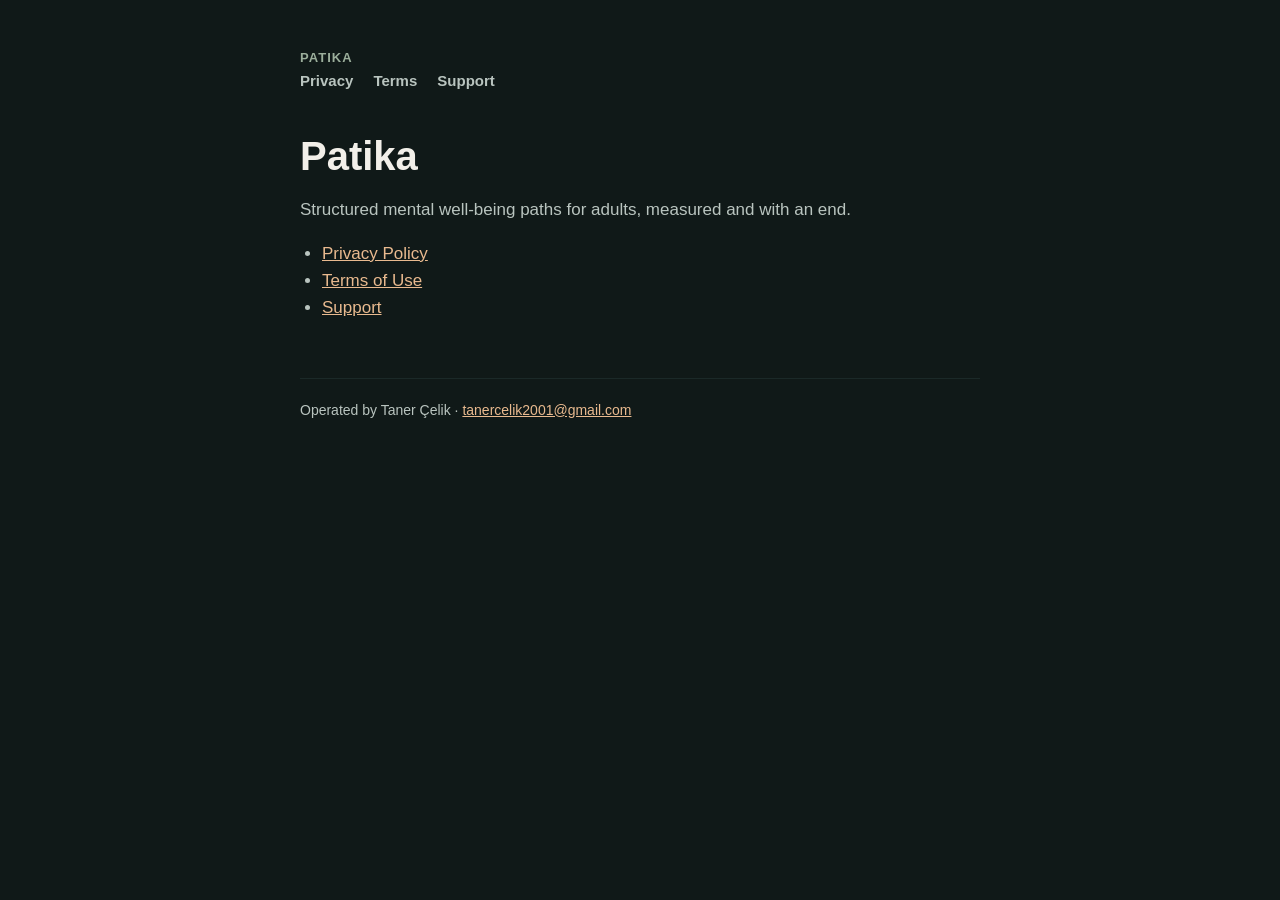
<file: index.html>
<!doctype html>
<html lang="en">
<head>
<meta charset="utf-8">
<meta name="viewport" content="width=device-width, initial-scale=1">
<title>Patika</title>
<meta name="description" content="Patika legal and support pages.">
<link rel="stylesheet" href="style.css">
</head>
<body>
<main>
<header>
  <div class="brand">Patika</div>
  <nav aria-label="Legal pages">
    <a href="privacy/">Privacy</a>
    <a href="terms/">Terms</a>
    <a href="support/">Support</a>
  </nav>
</header>
<h1>Patika</h1>
<p>Structured mental well-being paths for adults, measured and with an end.</p>
<ul>
  <li><a href="privacy/">Privacy Policy</a></li>
  <li><a href="terms/">Terms of Use</a></li>
  <li><a href="support/">Support</a></li>
</ul>
<footer>Operated by Taner Çelik · <a href="mailto:tanercelik2001@gmail.com">tanercelik2001@gmail.com</a></footer>
</main>
</body>
</html>
</file>
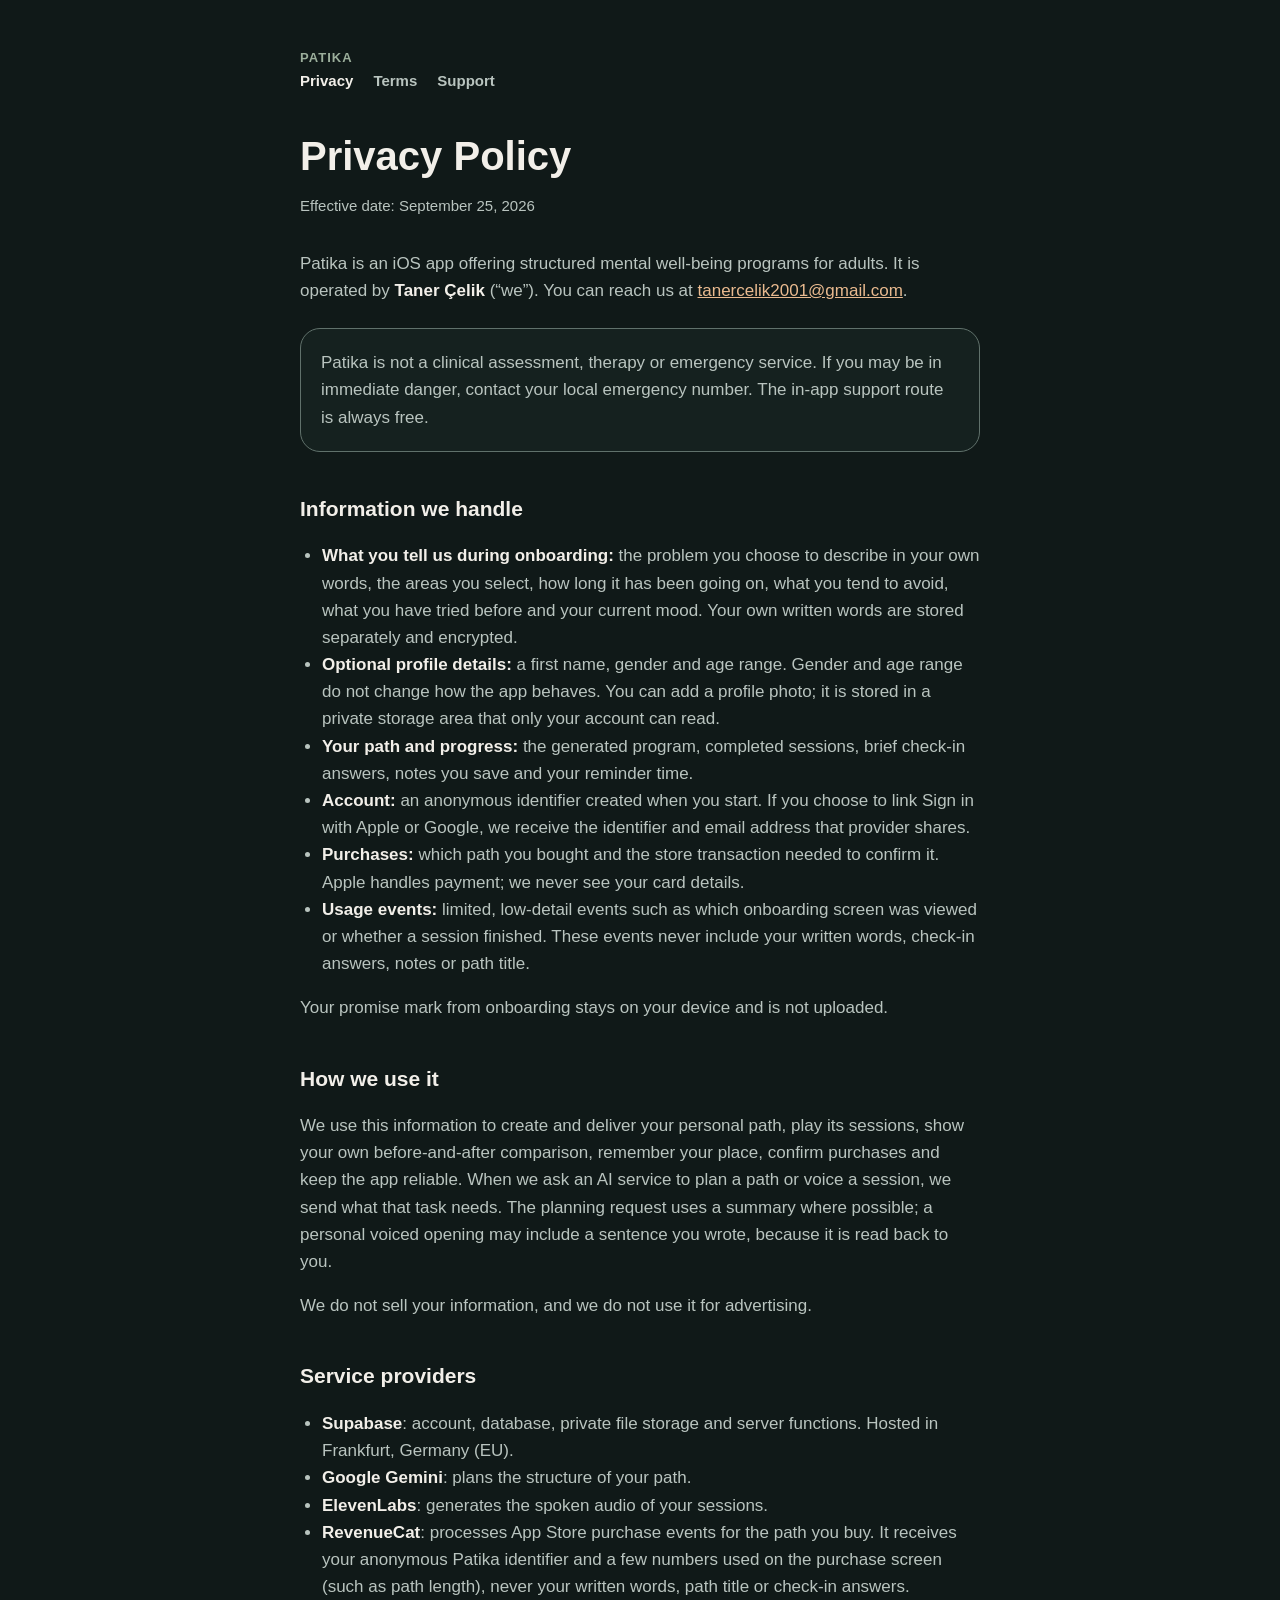
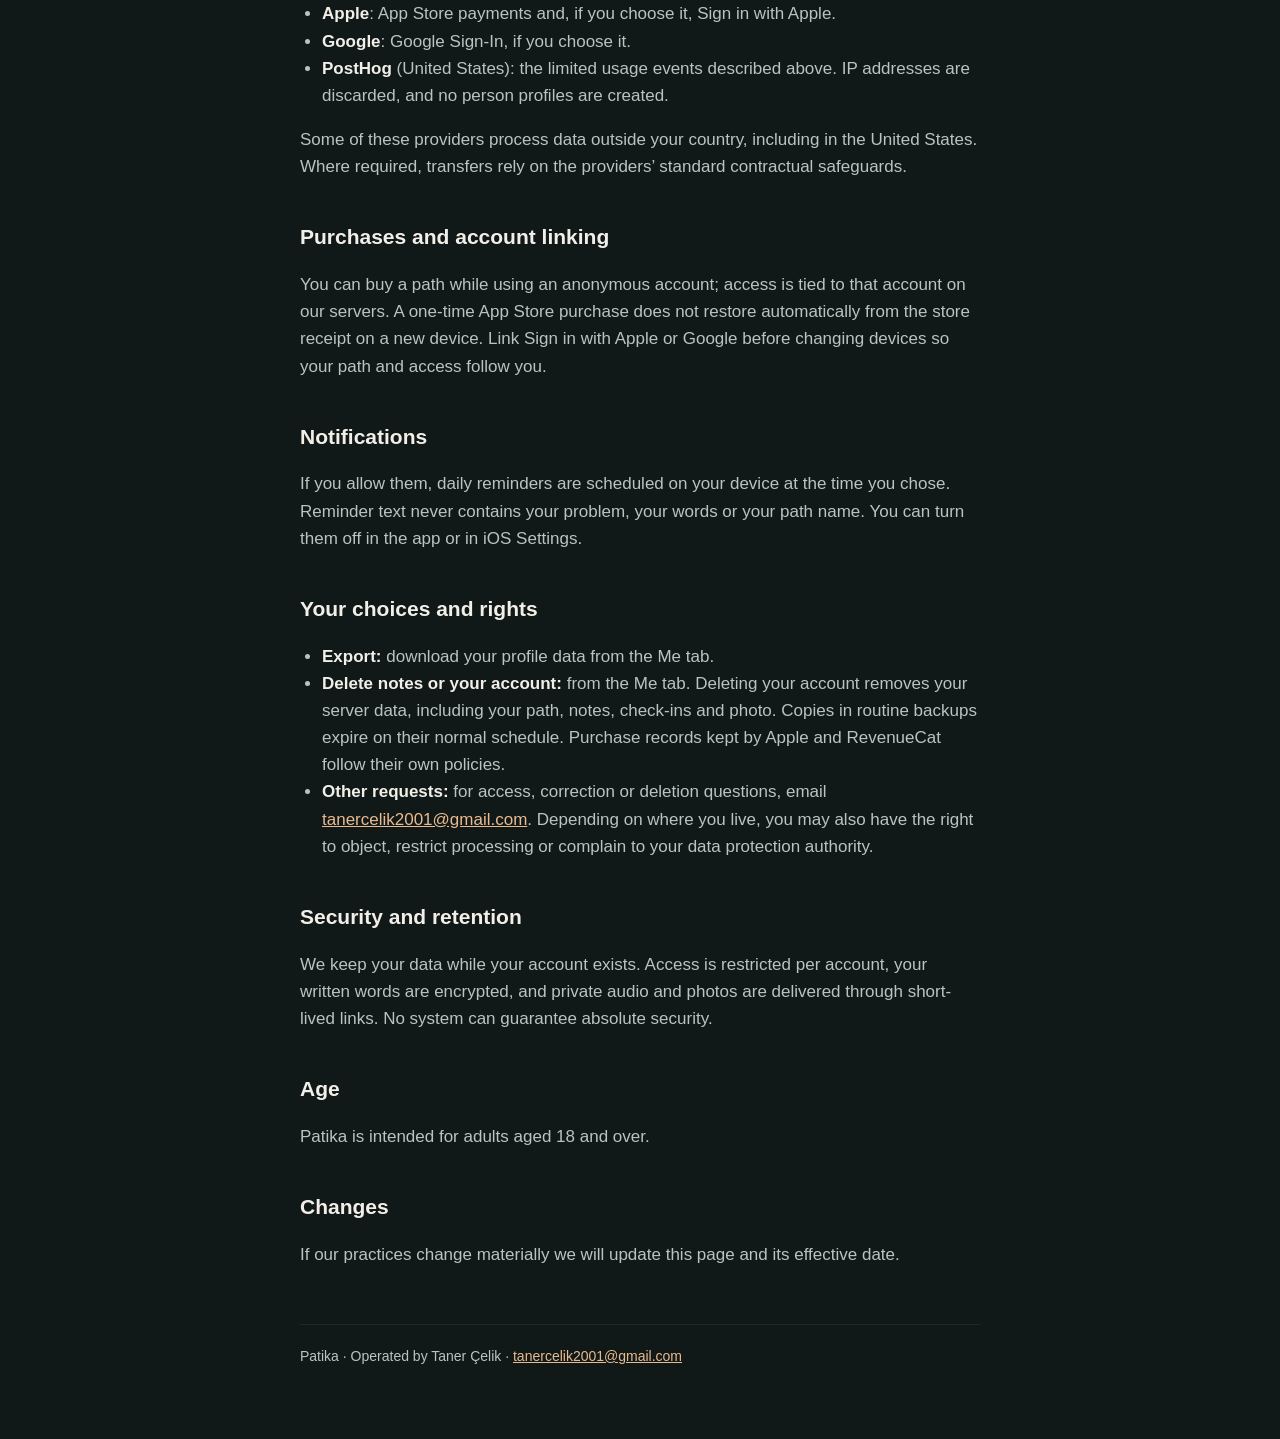
<file: privacy/index.html>
<!doctype html>
<html lang="en">
<head>
<meta charset="utf-8">
<meta name="viewport" content="width=device-width, initial-scale=1">
<title>Privacy Policy · Patika</title>
<meta name="description" content="How Patika handles your information.">
<link rel="stylesheet" href="../style.css">
</head>
<body>
<main>
<header>
  <div class="brand">Patika</div>
  <nav aria-label="Legal pages">
    <a href="../privacy/" aria-current="page">Privacy</a>
    <a href="../terms/">Terms</a>
    <a href="../support/">Support</a>
  </nav>
</header>

<h1>Privacy Policy</h1>
<p class="meta">Effective date: September 25, 2026</p>

<p>Patika is an iOS app offering structured mental well-being programs for adults. It is operated by <strong>Taner Çelik</strong> (“we”). You can reach us at <a href="mailto:tanercelik2001@gmail.com">tanercelik2001@gmail.com</a>.</p>

<div class="card"><p>Patika is not a clinical assessment, therapy or emergency service. If you may be in immediate danger, contact your local emergency number. The in-app support route is always free.</p></div>

<h2>Information we handle</h2>
<ul>
  <li><strong>What you tell us during onboarding:</strong> the problem you choose to describe in your own words, the areas you select, how long it has been going on, what you tend to avoid, what you have tried before and your current mood. Your own written words are stored separately and encrypted.</li>
  <li><strong>Optional profile details:</strong> a first name, gender and age range. Gender and age range do not change how the app behaves. You can add a profile photo; it is stored in a private storage area that only your account can read.</li>
  <li><strong>Your path and progress:</strong> the generated program, completed sessions, brief check-in answers, notes you save and your reminder time.</li>
  <li><strong>Account:</strong> an anonymous identifier created when you start. If you choose to link Sign in with Apple or Google, we receive the identifier and email address that provider shares.</li>
  <li><strong>Purchases:</strong> which path you bought and the store transaction needed to confirm it. Apple handles payment; we never see your card details.</li>
  <li><strong>Usage events:</strong> limited, low-detail events such as which onboarding screen was viewed or whether a session finished. These events never include your written words, check-in answers, notes or path title.</li>
</ul>
<p>Your promise mark from onboarding stays on your device and is not uploaded.</p>

<h2>How we use it</h2>
<p>We use this information to create and deliver your personal path, play its sessions, show your own before-and-after comparison, remember your place, confirm purchases and keep the app reliable. When we ask an AI service to plan a path or voice a session, we send what that task needs. The planning request uses a summary where possible; a personal voiced opening may include a sentence you wrote, because it is read back to you.</p>
<p>We do not sell your information, and we do not use it for advertising.</p>

<h2>Service providers</h2>
<ul>
  <li><strong>Supabase</strong>: account, database, private file storage and server functions. Hosted in Frankfurt, Germany (EU).</li>
  <li><strong>Google Gemini</strong>: plans the structure of your path.</li>
  <li><strong>ElevenLabs</strong>: generates the spoken audio of your sessions.</li>
  <li><strong>RevenueCat</strong>: processes App Store purchase events for the path you buy. It receives your anonymous Patika identifier and a few numbers used on the purchase screen (such as path length), never your written words, path title or check-in answers.</li>
  <li><strong>Apple</strong>: App Store payments and, if you choose it, Sign in with Apple.</li>
  <li><strong>Google</strong>: Google Sign-In, if you choose it.</li>
  <li><strong>PostHog</strong> (United States): the limited usage events described above. IP addresses are discarded, and no person profiles are created.</li>
</ul>
<p>Some of these providers process data outside your country, including in the United States. Where required, transfers rely on the providers’ standard contractual safeguards.</p>

<h2>Purchases and account linking</h2>
<p>You can buy a path while using an anonymous account; access is tied to that account on our servers. A one-time App Store purchase does not restore automatically from the store receipt on a new device. Link Sign in with Apple or Google before changing devices so your path and access follow you.</p>

<h2>Notifications</h2>
<p>If you allow them, daily reminders are scheduled on your device at the time you chose. Reminder text never contains your problem, your words or your path name. You can turn them off in the app or in iOS Settings.</p>

<h2>Your choices and rights</h2>
<ul>
  <li><strong>Export:</strong> download your profile data from the Me tab.</li>
  <li><strong>Delete notes or your account:</strong> from the Me tab. Deleting your account removes your server data, including your path, notes, check-ins and photo. Copies in routine backups expire on their normal schedule. Purchase records kept by Apple and RevenueCat follow their own policies.</li>
  <li><strong>Other requests:</strong> for access, correction or deletion questions, email <a href="mailto:tanercelik2001@gmail.com">tanercelik2001@gmail.com</a>. Depending on where you live, you may also have the right to object, restrict processing or complain to your data protection authority.</li>
</ul>

<h2>Security and retention</h2>
<p>We keep your data while your account exists. Access is restricted per account, your written words are encrypted, and private audio and photos are delivered through short-lived links. No system can guarantee absolute security.</p>

<h2>Age</h2>
<p>Patika is intended for adults aged 18 and over.</p>

<h2>Changes</h2>
<p>If our practices change materially we will update this page and its effective date.</p>

<footer>Patika · Operated by Taner Çelik · <a href="mailto:tanercelik2001@gmail.com">tanercelik2001@gmail.com</a></footer>
</main>
</body>
</html>
</file>
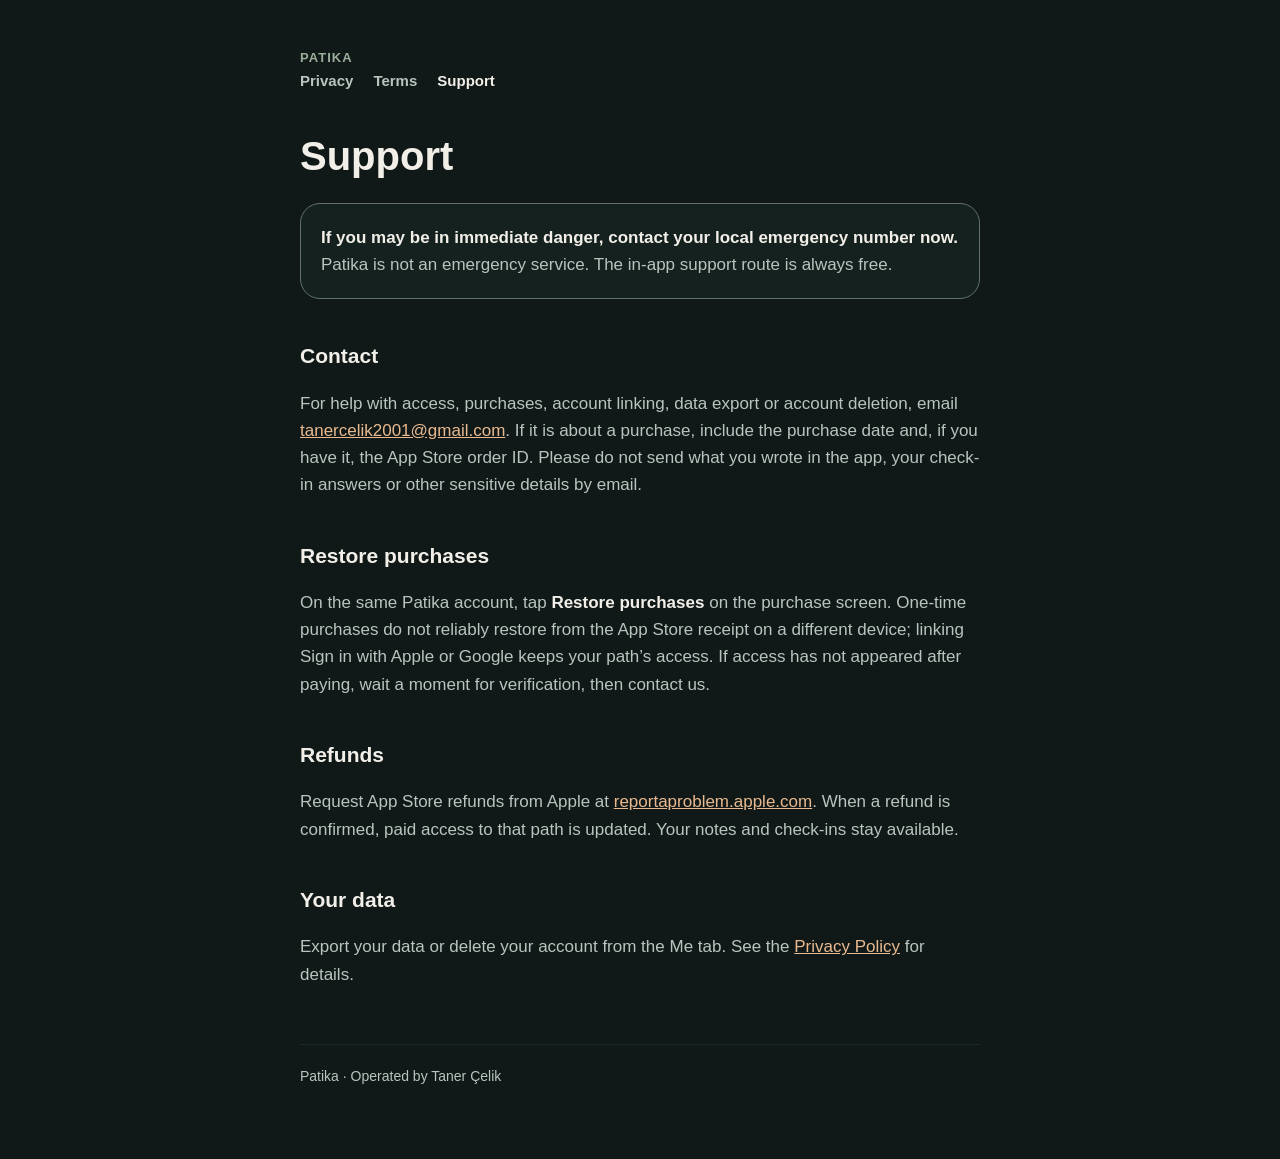
<file: support/index.html>
<!doctype html>
<html lang="en">
<head>
<meta charset="utf-8">
<meta name="viewport" content="width=device-width, initial-scale=1">
<title>Support · Patika</title>
<meta name="description" content="Help with Patika purchases, access and your data.">
<link rel="stylesheet" href="../style.css">
</head>
<body>
<main>
<header>
  <div class="brand">Patika</div>
  <nav aria-label="Legal pages">
    <a href="../privacy/">Privacy</a>
    <a href="../terms/">Terms</a>
    <a href="../support/" aria-current="page">Support</a>
  </nav>
</header>

<h1>Support</h1>

<div class="card"><p><strong>If you may be in immediate danger, contact your local emergency number now.</strong> Patika is not an emergency service. The in-app support route is always free.</p></div>

<h2>Contact</h2>
<p>For help with access, purchases, account linking, data export or account deletion, email <a href="mailto:tanercelik2001@gmail.com">tanercelik2001@gmail.com</a>. If it is about a purchase, include the purchase date and, if you have it, the App Store order ID. Please do not send what you wrote in the app, your check-in answers or other sensitive details by email.</p>

<h2>Restore purchases</h2>
<p>On the same Patika account, tap <strong>Restore purchases</strong> on the purchase screen. One-time purchases do not reliably restore from the App Store receipt on a different device; linking Sign in with Apple or Google keeps your path’s access. If access has not appeared after paying, wait a moment for verification, then contact us.</p>

<h2>Refunds</h2>
<p>Request App Store refunds from Apple at <a href="https://reportaproblem.apple.com">reportaproblem.apple.com</a>. When a refund is confirmed, paid access to that path is updated. Your notes and check-ins stay available.</p>

<h2>Your data</h2>
<p>Export your data or delete your account from the Me tab. See the <a href="../privacy/">Privacy Policy</a> for details.</p>

<footer>Patika · Operated by Taner Çelik</footer>
</main>
</body>
</html>
</file>
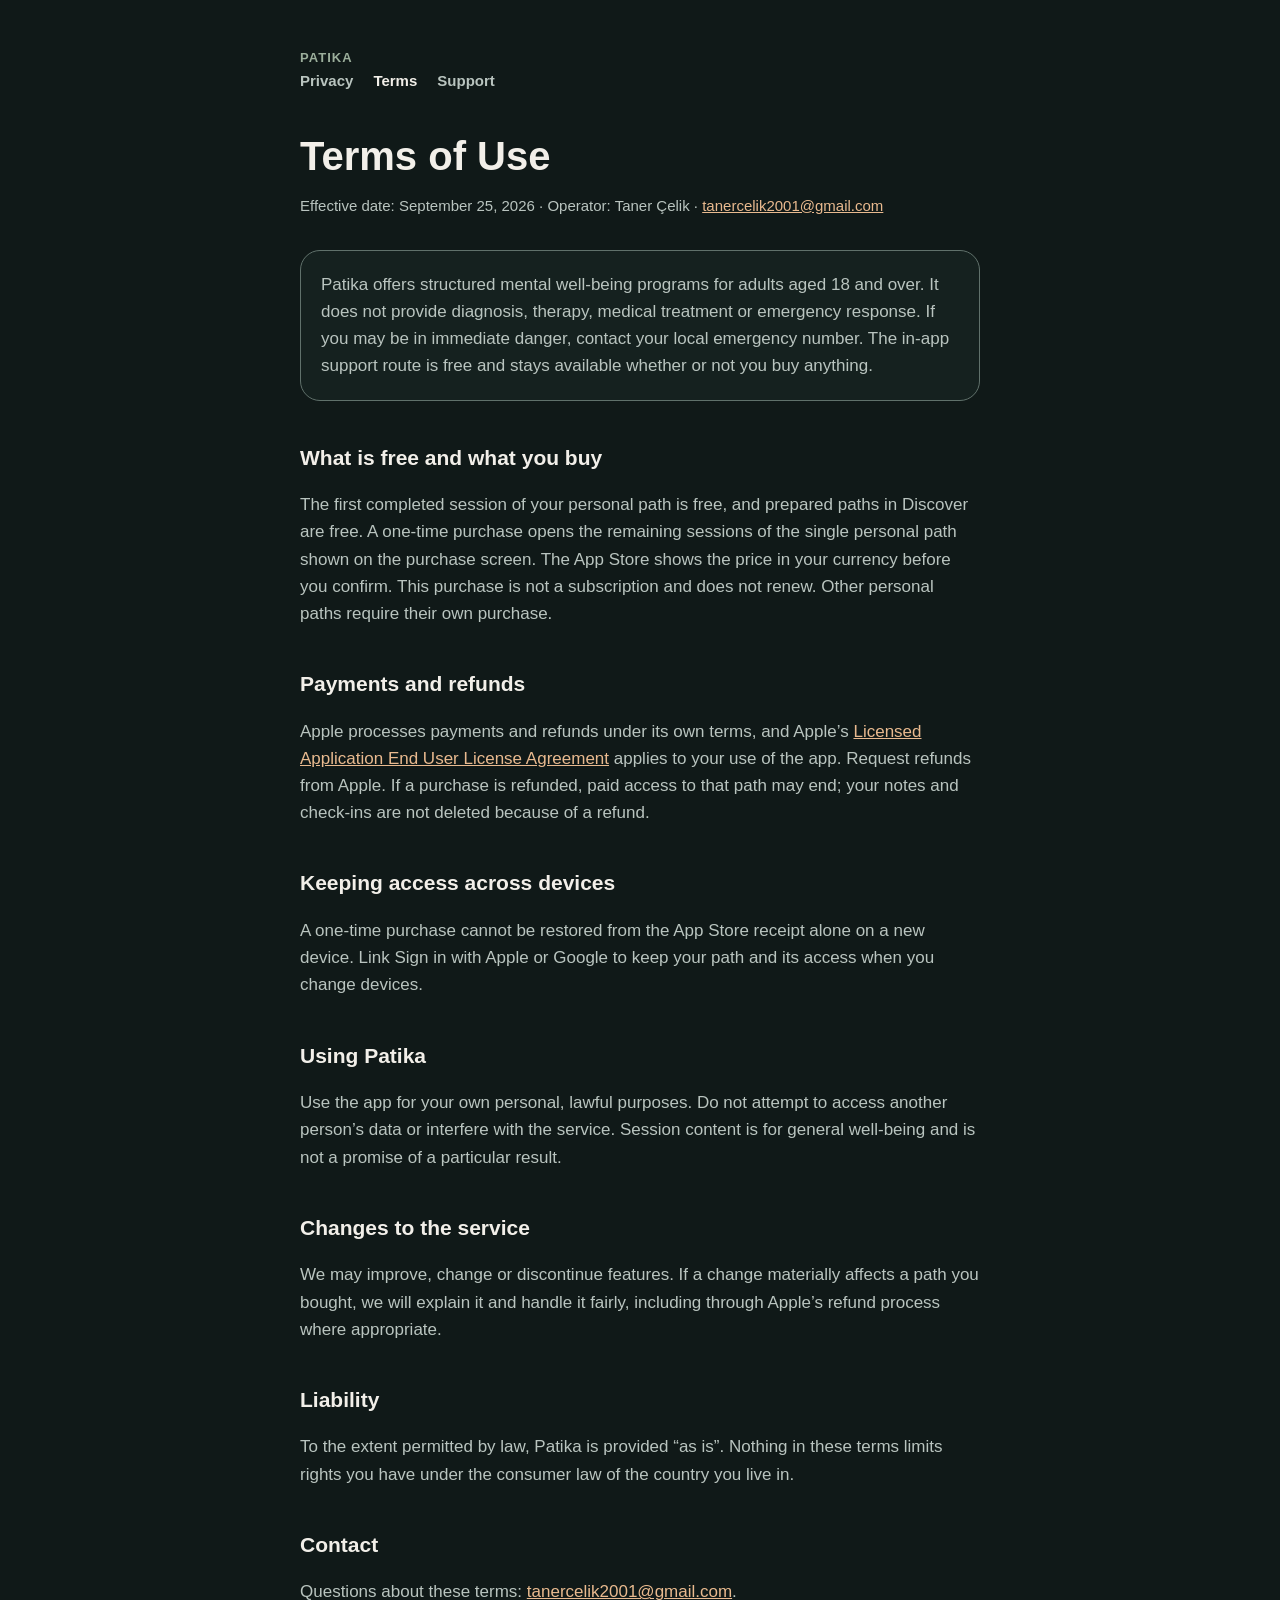
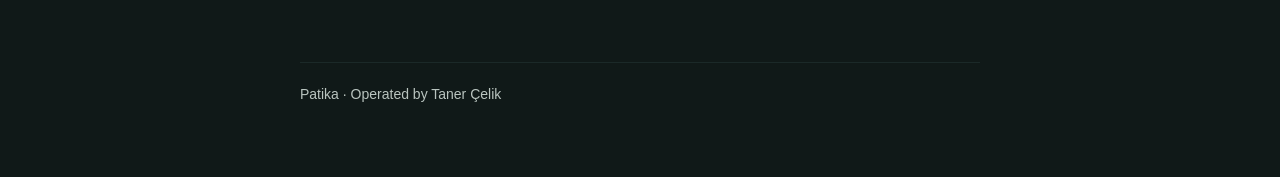
<file: terms/index.html>
<!doctype html>
<html lang="en">
<head>
<meta charset="utf-8">
<meta name="viewport" content="width=device-width, initial-scale=1">
<title>Terms of Use · Patika</title>
<meta name="description" content="Terms of use for the Patika app.">
<link rel="stylesheet" href="../style.css">
</head>
<body>
<main>
<header>
  <div class="brand">Patika</div>
  <nav aria-label="Legal pages">
    <a href="../privacy/">Privacy</a>
    <a href="../terms/" aria-current="page">Terms</a>
    <a href="../support/">Support</a>
  </nav>
</header>

<h1>Terms of Use</h1>
<p class="meta">Effective date: September 25, 2026 · Operator: Taner Çelik · <a href="mailto:tanercelik2001@gmail.com">tanercelik2001@gmail.com</a></p>

<div class="card"><p>Patika offers structured mental well-being programs for adults aged 18 and over. It does not provide diagnosis, therapy, medical treatment or emergency response. If you may be in immediate danger, contact your local emergency number. The in-app support route is free and stays available whether or not you buy anything.</p></div>

<h2>What is free and what you buy</h2>
<p>The first completed session of your personal path is free, and prepared paths in Discover are free. A one-time purchase opens the remaining sessions of the single personal path shown on the purchase screen. The App Store shows the price in your currency before you confirm. This purchase is not a subscription and does not renew. Other personal paths require their own purchase.</p>

<h2>Payments and refunds</h2>
<p>Apple processes payments and refunds under its own terms, and Apple’s <a href="https://www.apple.com/legal/internet-services/itunes/dev/stdeula/">Licensed Application End User License Agreement</a> applies to your use of the app. Request refunds from Apple. If a purchase is refunded, paid access to that path may end; your notes and check-ins are not deleted because of a refund.</p>

<h2>Keeping access across devices</h2>
<p>A one-time purchase cannot be restored from the App Store receipt alone on a new device. Link Sign in with Apple or Google to keep your path and its access when you change devices.</p>

<h2>Using Patika</h2>
<p>Use the app for your own personal, lawful purposes. Do not attempt to access another person’s data or interfere with the service. Session content is for general well-being and is not a promise of a particular result.</p>

<h2>Changes to the service</h2>
<p>We may improve, change or discontinue features. If a change materially affects a path you bought, we will explain it and handle it fairly, including through Apple’s refund process where appropriate.</p>

<h2>Liability</h2>
<p>To the extent permitted by law, Patika is provided “as is”. Nothing in these terms limits rights you have under the consumer law of the country you live in.</p>

<h2>Contact</h2>
<p>Questions about these terms: <a href="mailto:tanercelik2001@gmail.com">tanercelik2001@gmail.com</a>.</p>

<footer>Patika · Operated by Taner Çelik</footer>
</main>
</body>
</html>
</file>
<file: style.css>
:root {
  --bg: #101918;
  --surface: #15211F;
  --border: #60716B;
  --text: #F2EFE9;
  --muted: #B9C4BF;
  --accent: #9BAE9B;
  --link: #E9BA8F;
}
* { box-sizing: border-box; }
html { -webkit-text-size-adjust: 100%; }
body {
  margin: 0;
  background: var(--bg);
  color: var(--text);
  font-family: ui-rounded, "SF Pro Rounded", -apple-system, BlinkMacSystemFont, "Segoe UI", Roboto, sans-serif;
  font-size: 17px;
  line-height: 1.6;
}
main { max-width: 720px; margin: 0 auto; padding: 48px 20px 72px; }
header nav { display: flex; flex-wrap: wrap; gap: 8px 20px; margin-bottom: 40px; }
header nav a { color: var(--muted); text-decoration: none; font-weight: 600; font-size: 15px; }
header nav a[aria-current="page"], header nav a:hover { color: var(--text); }
.brand { color: var(--accent); font-weight: 700; letter-spacing: 0.08em; text-transform: uppercase; font-size: 13px; }
h1 { font-size: clamp(30px, 6vw, 40px); line-height: 1.15; margin: 8px 0 8px; }
h2 { font-size: 21px; margin: 40px 0 8px; }
p, li { color: var(--muted); }
strong { color: var(--text); }
a { color: var(--link); }
ul { padding-left: 22px; }
.meta { color: var(--muted); font-size: 15px; margin-bottom: 32px; }
.card {
  background: var(--surface);
  border: 1px solid var(--border);
  border-radius: 20px;
  padding: 20px;
  margin: 24px 0;
}
.card p { margin: 0; }
footer { margin-top: 56px; color: var(--muted); font-size: 14px; border-top: 1px solid #1B2928; padding-top: 20px; }
</file>
